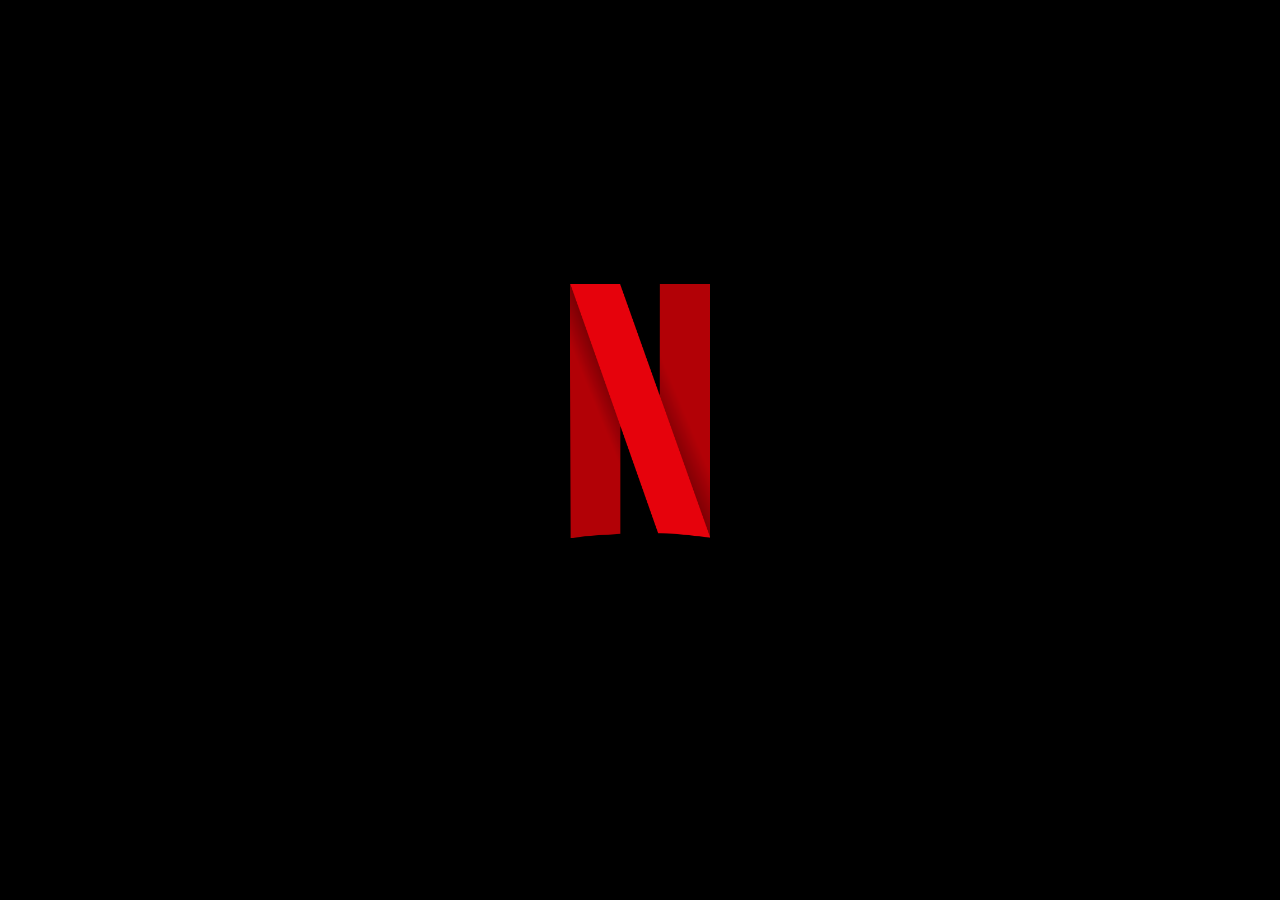
<file: index.html>
<!DOCTYPE html>
<html lang="en">
<head>
  <meta charset="UTF-8">
  <meta name="viewport" content="width=device-width, initial-scale=1.0">
  <title>Durban Invite 🎬</title>

  <link rel="stylesheet" href="styles.css">

  <!-- FONT -->
  <link href="https://fonts.googleapis.com/css2?family=Inter:wght@400;500;600&display=swap" rel="stylesheet">
</head>
<body>

<!-- 🎬 INTRO -->
<div id="intro">
  <img src="images/Netflix_2016_N_logo.svg.png" class="netflix-logo">
  <div class="loader"></div>
</div>

<!-- 🔊 SOUND -->
<audio id="introSound" src="images/netflix-sound.mp3" preload="auto"></audio>

<!-- 👤 PROFILES -->
<div id="profiles" class="screen active">
  <h1 class="title">Who's Watching?</h1>

  <div class="profile-container">
   <div class="profile" onclick="goToHome()">
      <img src="images/daniel.jpg">
      <p>Daniel</p>
    </div>

    <div class="profile" onclick="goToHome()">
      <img src="images/monique.jpg">
      <p>Monique</p>
    </div>

    <div class="profile" onclick="goToHome()">
      <img src="images/josh.jpg">
      <p>Josh</p>
    </div>

    <div class="profile" onclick="goToHome()">
      <img src="images/matthew.jpg">
      <p>Matthew</p>
    </div>

    <div class="profile" onclick="goToHome()">
      <img src="images/chantelle.jpg">
      <p>Chantelle</p>
    </div>
  </div>
</div>



<!-- 🎬 MODALS -->
<div id="show1" class="modal">
  <div class="modal-content">
    <span onclick="closeModal('show1')">&times;</span>
    <img src="images/bgr.jpg">
    <p>This was one of our best days together… imagine this in Durban 😭</p>
  </div>
</div>

<div id="show2" class="modal">
  <div class="modal-content">
    <span onclick="closeModal('show2')">&times;</span>
    <img src="images/escape-room.jpg">
    <p>We need more moments like this. Durban trip = solution.</p>
  </div>
</div>

<div id="show3" class="modal">
  <div class="modal-content">
    <span onclick="closeModal('show3')">&times;</span>
    <img src="images/halloween.JPG">
    <p>Be honest… you miss this too 👀</p>
  </div>
</div>

<div id="show4" class="modal">
  <div class="modal-content">
    <span onclick="closeModal('show4')">&times;</span>
    <img src="images/ai-ushaka.PNG">
    <p>This could literally be Durban… just saying 👀</p>
  </div>
</div>

<script src="script.js"></script>
</body>
</html>
</file>
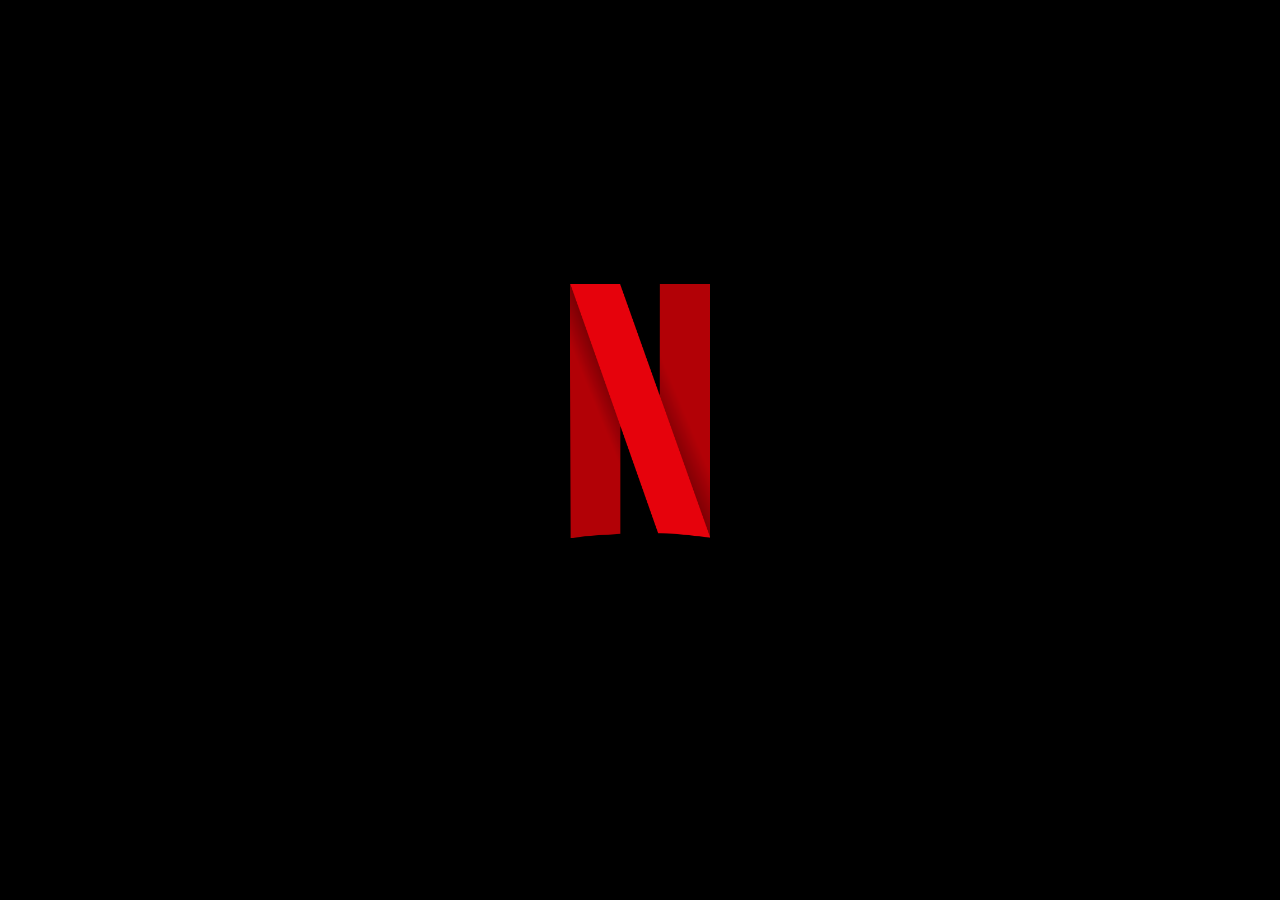
<file: home.html>
<!DOCTYPE html>
<html lang="en">

<head>
  <meta charset="UTF-8">
  <meta name="viewport" content="width=device-width, initial-scale=1.0">
  <title>Netflix Home</title>

  <link rel="stylesheet" href="styles.css">

  <link href="https://fonts.googleapis.com/css2?family=Inter:wght@400;500;600&display=swap" rel="stylesheet">
</head>

<body>

<script>
  if (!sessionStorage.getItem("visited")) {
    window.location.href = "index.html";
  }
</script>

<header class="navbar">
  <div class="nav-left">
    <img src="images/Netflix_2016_N_logo.svg.png" class="logo">

    <a href="https://tinyurl.com/2p9j6tzv"><span class="nav-item active">Home</span></a>
    <a href="https://www.fedhealth.co.za/articles/the-benefits-of-family-time/"><span class="nav-item">Memories</span></a>
    <a href="https://tinyurl.com/23bez9mk"><span class="nav-item">Durban 👀</span></a>
  </div>



  <div class="nav-right">
    <button onclick="goBack()" class="profile-btn">Change Profile</button>
  </div>
</header>

<!-- HERO -->
<div class="hero">
  <img src="images/margate.jpg" class="hero-img">

  <div class="hero-content">
    <h1>DURBAN 2026 😏</h1>
    <p>This could be us… but only if you say yes.</p>

    <div class="hero-buttons">
      <a href="https://www.flysafair.co.za/cheap-flights/durban" target="_blank">
        <button class="play-btn">▶ Play</button>
      </a>
      <a href="https://ushakamarine.com/" target="_blank">
        <button class="info-btn">More Info</button>
      </a>
    </div>
  </div>
</div>

<!-- ROWS -->
<section class="row">
  <h3>Don't 'Scare' us with a No</h3>
  <div class="row-posters">
    <img src="images/halloween.JPG" onclick="openShow('show3.html')">
  </div>
</section>

<section class="row">
  <h3>Time to 'escape' from the city </h3>
  <div class="row-posters">
    <img src="images/escape-room.jpg" onclick="openShow('show2.html')">
  </div>
</section>

<section class="row">
  <h3>You can 'eat' delicious lamb</h3>
  <div class="row-posters">
    <img src="images/bgr.jpg" onclick="openShow('show1.html')">
  </div>
</section>

<section class="row">
  <h3>'Ushaka' Awaits</h3>
  <div class="row-posters">
    <img src="images/ai-ushaka.PNG" onclick="openShow('show4.html')">
  </div>
</section>

<script src="script.js"></script>



  <script>
function goBack() {
  window.location.href = "index.html";
}
</script>

<script>
function openShow(page) {
  window.location.href = page;
}
</script>

</body>
</html>
</file>
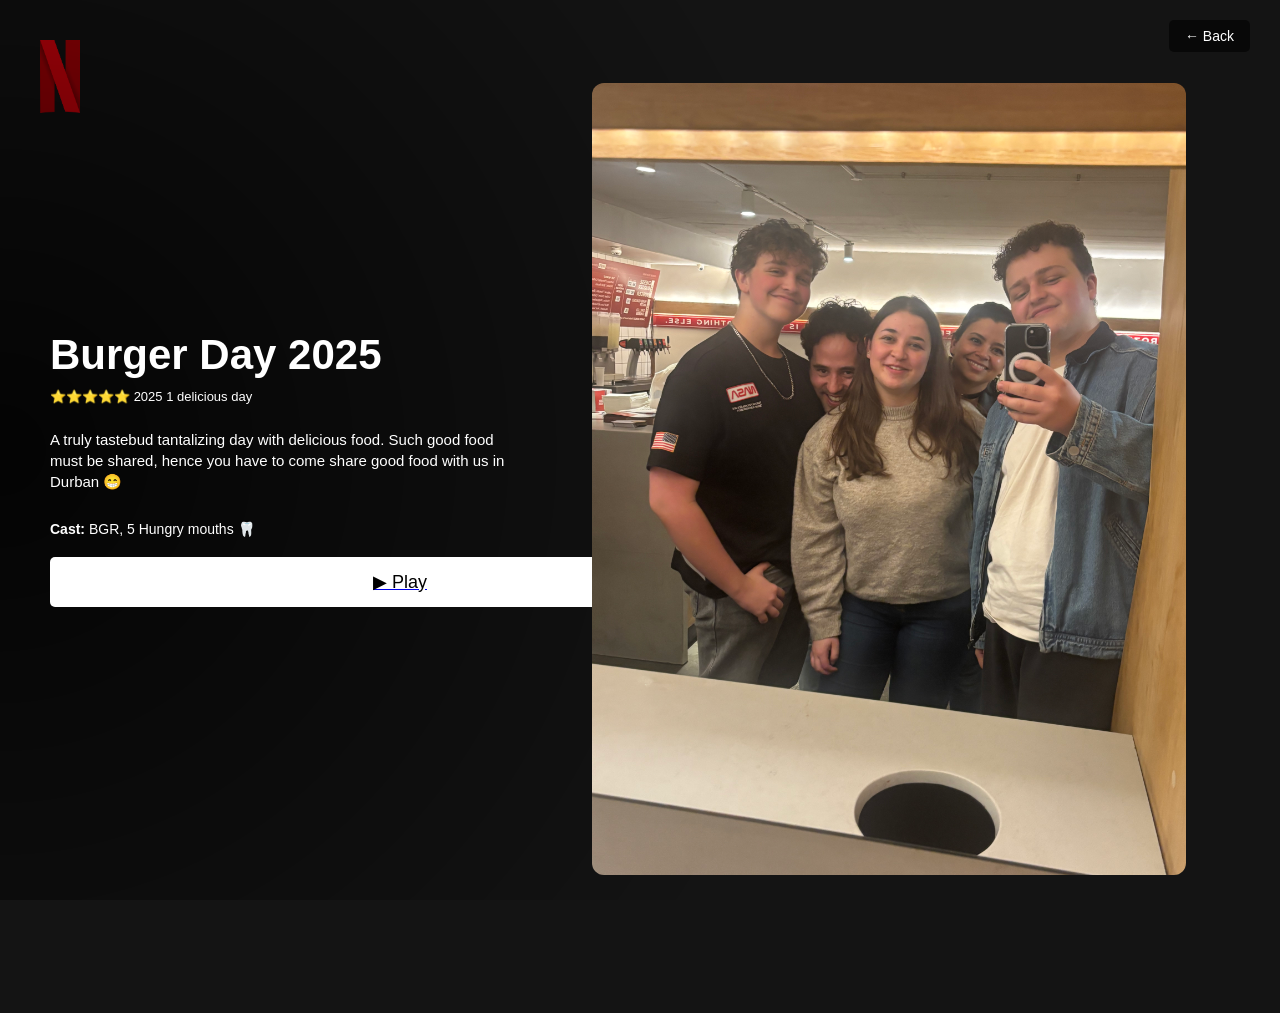
<file: show1.html>
<!DOCTYPE html>
<html lang="en">
<head>
  <meta charset="UTF-8">
  <meta name="viewport" content="width=device-width, initial-scale=1.0">
  <title>Memory</title>

  <link rel="stylesheet" href="styles.css">
</head>
<body class="show-page">

<header>
  <img src="images/Netflix_2016_N_logo.svg.png" class="logo">
<button onclick="goBack()" class="back-btn">← Back</button>
</header>

<div class="show-container">

  <!-- LEFT SIDE -->
  <div class="show-left">
    <h1>Burger Day 2025</h1>

    <div class="meta">
      <span class="stars">⭐⭐⭐⭐⭐</span>
      <span>2025</span>
      <span>1 delicious day</span>
    </div>

    <p class="description">
       A truly tastebud tantalizing day with delicious food. Such good food must be shared, hence you have to come share good food with us in Durban 😁
    </p>

    <p class="cast">
      <strong>Cast:</strong>  BGR, 5 Hungry mouths 🦷
    </p>

        <a href="https://partiful.com/e/yw6TXh3mu2yEcCGX2OsX?c=wI7CSUOC" target="_blank">
  <button class="play-btn">▶ Play</button>
</a>

    <div id="popup" class="popup">
  <div class="popup-content">
    <p>Come to Durban to unlock more memories 😌</p>
    <button onclick="closePopup()">Close</button>
  </div>
</div>
  </div>

  <!-- RIGHT SIDE -->
  <div class="show-right">
    <img src="images/bgr.jpg" class="show-img">

  
  </div>

</div>

<script>
function goBack() {
  window.location.href = "home.html";
}

function playMessage() {
  document.getElementById("popup").style.display = "flex";
}

function closePopup() {
  document.getElementById("popup").style.display = "none";
}
</script>

</body>
</html>
</file>
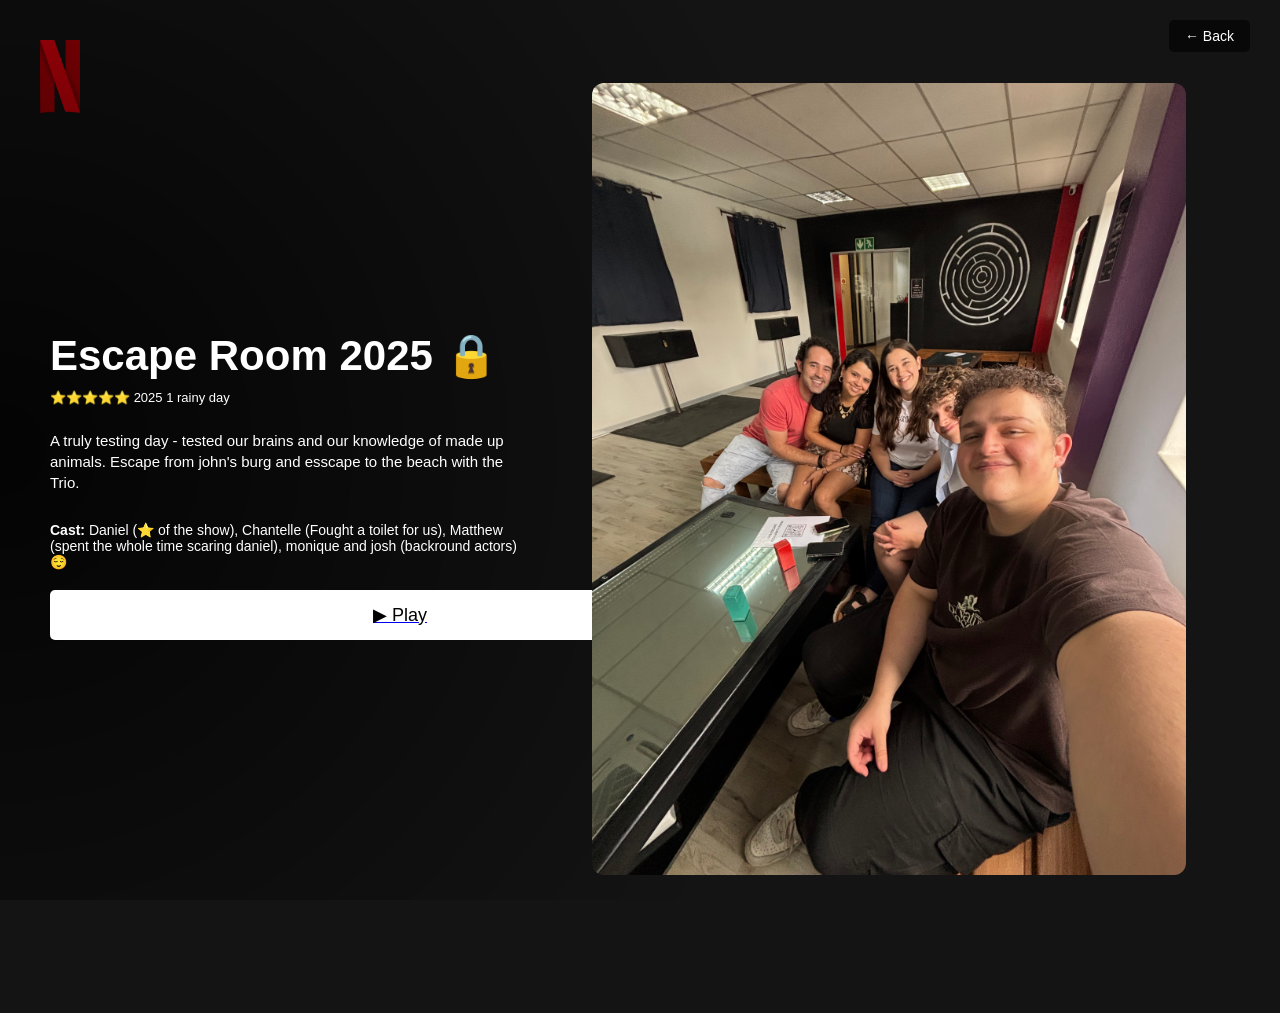
<file: show2.html>
<!DOCTYPE html>
<html lang="en">
<head>
  <meta charset="UTF-8">
  <meta name="viewport" content="width=device-width, initial-scale=1.0">
  <title>Memory</title>

  <link rel="stylesheet" href="styles.css">
</head>
<body class="show-page">

<header>
  <img src="images/Netflix_2016_N_logo.svg.png" class="logo">
  <button onclick="goBack()" class="back-btn">← Back</button>
</header>

<div class="show-container">

  <!-- LEFT SIDE -->
  <div class="show-left">
    <h1>Escape Room 2025 🔒</h1>

    <div class="meta">
      <span class="stars">⭐⭐⭐⭐⭐</span>
      <span>2025</span>
      <span>1 rainy day</span>
    </div>

    <p class="description">
      A truly testing day - tested our brains and our knowledge of made up animals. Escape from john's burg and esscape to the beach with the Trio. 
    </p>

    <p class="cast">
      <strong>Cast:</strong> Daniel (⭐ of the show), Chantelle (Fought a toilet for us), Matthew (spent the whole time scaring daniel), monique and josh (backround actors) 😌
    </p>

       <a href="https://partiful.com/e/yw6TXh3mu2yEcCGX2OsX?c=wI7CSUOC" target="_blank">
  <button class="play-btn">▶ Play</button>
</a>

    <p id="lockedMessage" class="locked"></p>
  </div>

  <!-- RIGHT SIDE -->
  <div class="show-right">
    <img src="images/escape-room.jpg" class="show-img">

    
  </div>

</div>

<script>
function goBack() {
  window.location.href = "home.html";
}

function playMessage() {
  document.getElementById("lockedMessage").innerText =
    "Come to Durban to unlock more memories 😉";
}
</script>

</body>
</html>
</file>
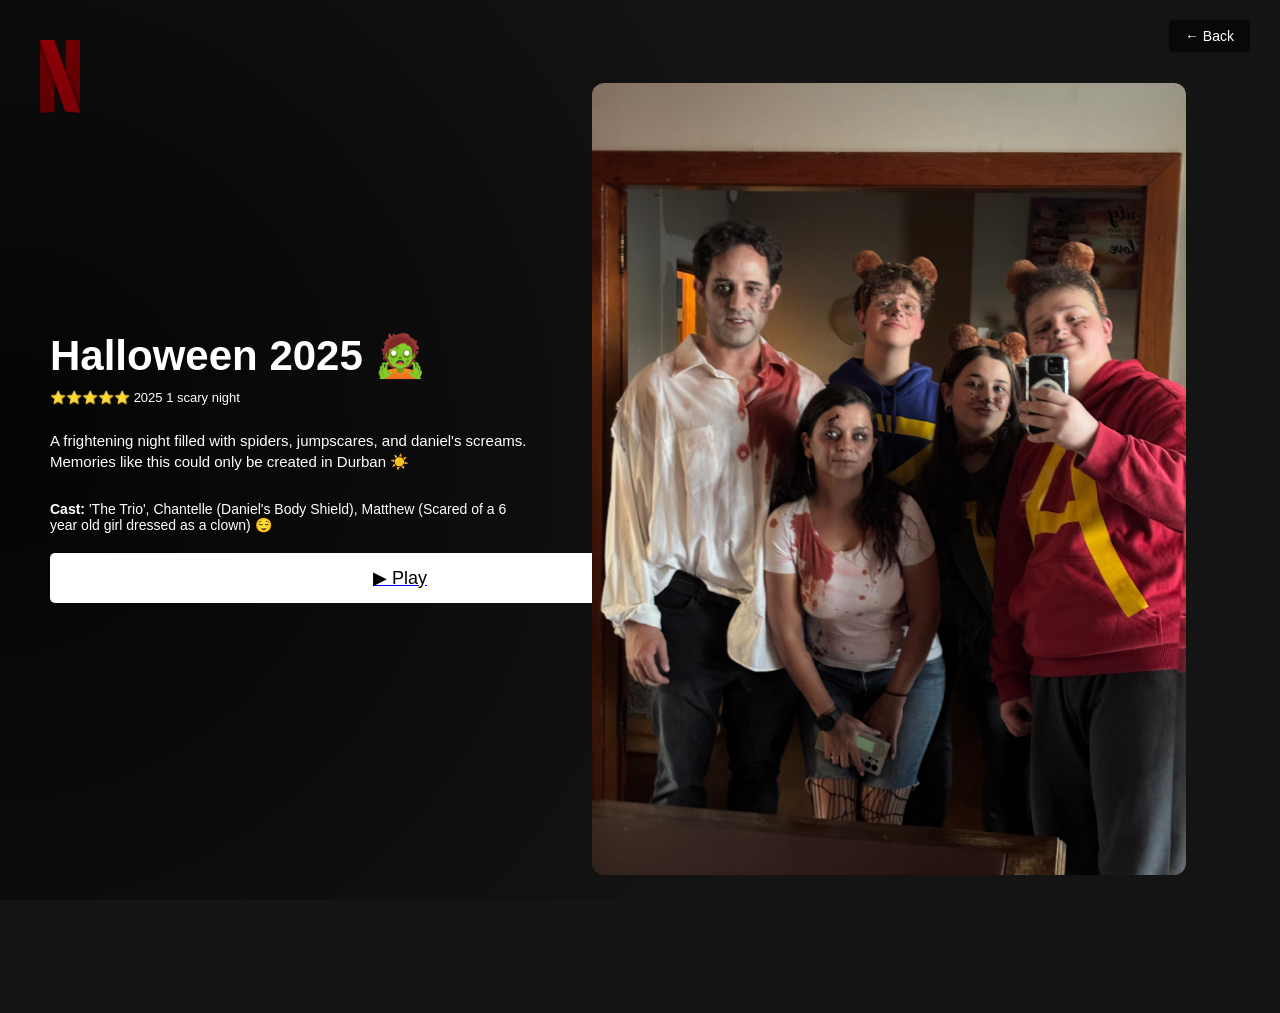
<file: show3.html>
<!DOCTYPE html>
<html lang="en">
<head>
  <meta charset="UTF-8">
  <meta name="viewport" content="width=device-width, initial-scale=1.0">
  <title>Memory</title>

  <link rel="stylesheet" href="styles.css">
</head>
<body class="show-page">

<header>
  <img src="images/Netflix_2016_N_logo.svg.png" class="logo">
  <button onclick="goBack()" class="back-btn">← Back</button>
</header>

<div class="show-container">

  <!-- LEFT SIDE -->
  <div class="show-left">
    <h1>Halloween 2025 🧟</h1>

    <div class="meta">
      <span class="stars">⭐⭐⭐⭐⭐</span>
      <span>2025</span>
      <span>1 scary night</span>
    </div>

    <p class="description">
      A frightening night filled with spiders, jumpscares, and daniel's screams. Memories like this could only be created in Durban ☀️
    </p>

    <p class="cast">
      <strong>Cast:</strong> 'The Trio', Chantelle (Daniel's Body Shield), Matthew (Scared of a 6 year old girl dressed as a clown) 😌
    </p>

    <a href="https://partiful.com/e/yw6TXh3mu2yEcCGX2OsX?c=wI7CSUOC" target="_blank">
  <button class="play-btn">▶ Play</button>
</a>

    <p id="lockedMessage" class="locked"></p>
  </div>

  <!-- RIGHT SIDE -->
  <div class="show-right">
    <img src="images/halloween.JPG" class="show-img">

    
  </div>

</div>

<script>
function goBack() {
  window.location.href = "home.html";
}

function playMessage() {
  document.getElementById("lockedMessage").innerText =
    "Come to Durban to unlock more memories 😉";
}
</script>

</body>
</html>
</file>
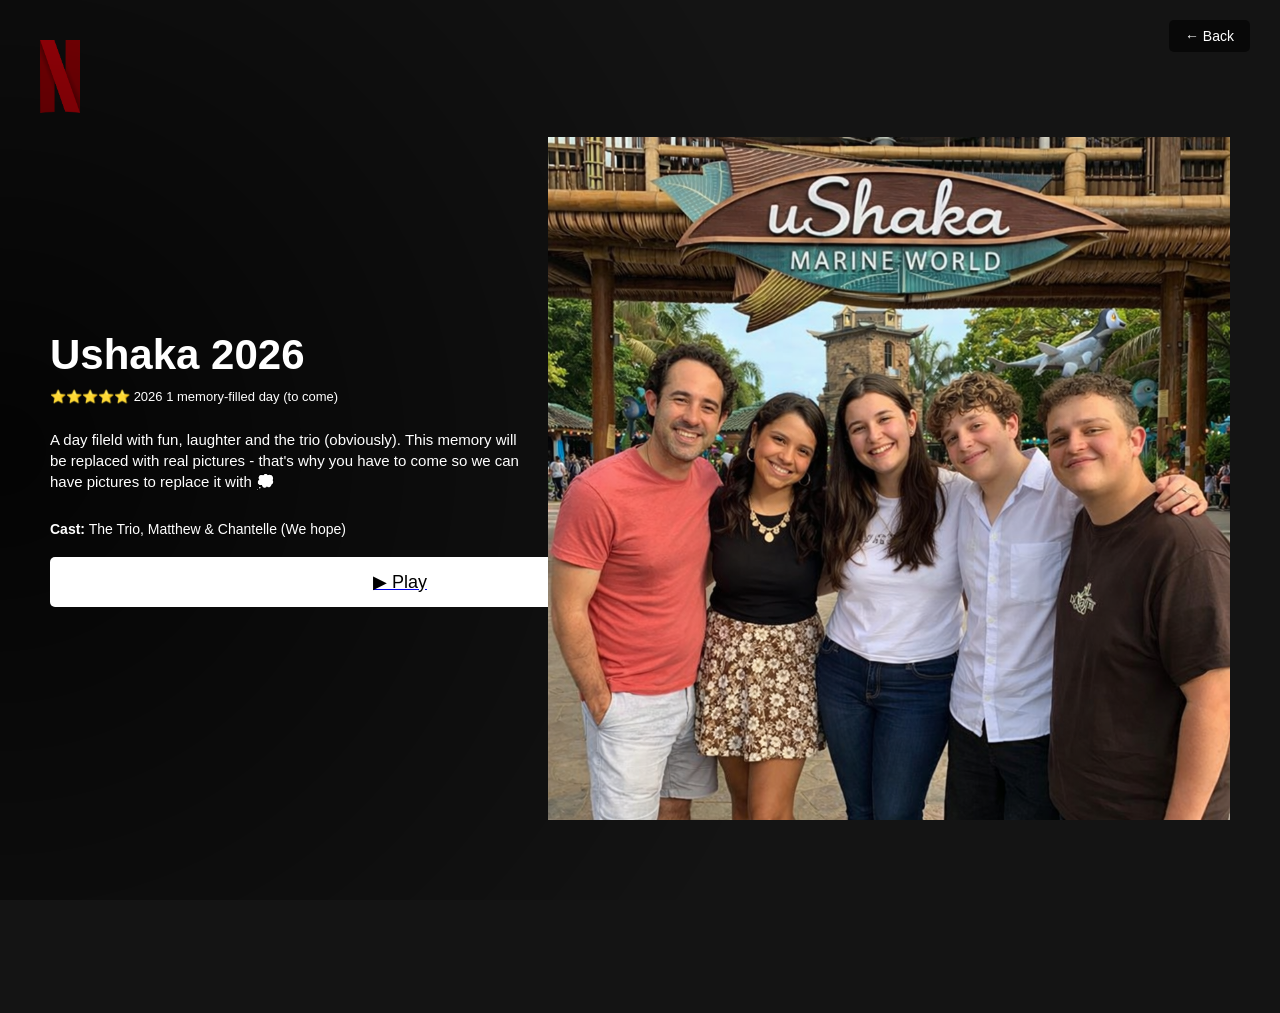
<file: show4.html>
<!DOCTYPE html>
<html lang="en">
<head>
  <meta charset="UTF-8">
  <meta name="viewport" content="width=device-width, initial-scale=1.0">
  <title>Memory</title>

  <link rel="stylesheet" href="styles.css">
</head>
<body class="show-page">

<header>
  <img src="images/Netflix_2016_N_logo.svg.png" class="logo">
  <button onclick="goBack()" class="back-btn">← Back</button>
</header>

<div class="show-container">

  <!-- LEFT SIDE -->
  <div class="show-left">
    <h1>Ushaka 2026</h1>

    <div class="meta">
      <span class="stars">⭐⭐⭐⭐⭐</span>
      <span>2026</span>
      <span>1 memory-filled day (to come)</span>
    </div>

    <p class="description">
      A day fileld with fun, laughter and the trio (obviously). This memory will be replaced with real pictures - that's why you have to come so we can have pictures to replace it with 💭
    </p>

    <p class="cast">
      <strong>Cast:</strong> The Trio, Matthew & Chantelle (We hope)
    </p>

     <a href="https://partiful.com/e/yw6TXh3mu2yEcCGX2OsX?c=wI7CSUOC" target="_blank">
  <button class="play-btn">▶ Play</button>
</a>

    <p id="lockedMessage" class="locked"></p>
  </div>

  <!-- RIGHT SIDE -->
  <div class="show-right">
    <img src="images/ai-ushaka.PNG" class="show-img">


  </div>

</div>

<script>
function goBack() {
  window.location.href = "home.html";
}

function playMessage() {
  document.getElementById("lockedMessage").innerText =
    "Come to Durban to unlock more memories 😉";
}
</script>

</body>
</html>
</file>
<file: styles.css>
body {
  margin: 0;
   font-family: 'Inter', sans-serif;
  background-color: #141414;
  color: white;
}

/* INTRO */
#intro {
  position: fixed;
  width: 100%;
  height: 100%;
  background: black;
  display: flex;
  flex-direction: column;
  align-items: center;
  justify-content: center;
  gap: 30px;
  z-index: 2000;
  transition: opacity 0.6s ease;
}

/* LOGO */
.netflix-logo {
  width: 140px;
  opacity: 0;
  animation: fadeIn 1s ease forwards;
}

/* LOADER */
.loader {
  width: 40px;
  height: 40px;
  border: 4px solid rgba(229, 9, 20, 0.2);
  border-top: 4px solid #e50914;
  border-radius: 50%;
  animation: spin 1s linear infinite;
  opacity: 0;
}

/* ANIMATIONS */
@keyframes fadeIn {
  to { opacity: 1; }
}

@keyframes spin {
  to { transform: rotate(360deg); }
}

/* SCREENS */
.screen {
  display: none;
  padding: 20px;
  text-align: center;
}

#profiles {
  display: flex;
  flex-direction: column;
  align-items: center;
  justify-content: center;
  height: 100vh;
  padding: 0;
}

.screen.active {
  display: block;
}

/* TITLE */
.title {
  font-size: 64px;
  font-weight: 500;
  margin-bottom: 60px;
  letter-spacing: 1.5px;
}

/* PROFILES */
.profile-container {
  display: flex;
  justify-content: center;
  align-items: center;
  gap: 60px;
  flex-wrap: wrap;
}

.profile {
  text-align: center;
  cursor: pointer;
  transition: transform 0.3s ease;
}

/* NAME */
.profile p {
  margin-top: 14px;
  font-size: 20px;
  color: #aaa;
  transition: color 0.3s ease;
}

/* IMAGE */
.profile img {
  width: 160px;
  height: 160px;
  border-radius: 10px;
  object-fit: cover;
  transition: transform 0.3s ease, border 0.3s ease, box-shadow 0.3s ease;
  box-shadow: 0 0 0 transparent;
}

.profile:hover img {
  transform: scale(1.2);  /* stronger zoom */
  border: 3px solid white;
  box-shadow: 0 15px 35px rgba(0,0,0,0.6);
}

.profile:hover p {
  color: white;
}

/* OPTIONAL: slight lift */
.profile:hover {
  transform: translateY(-5px);
}

/* HEADER */
header {
  display: flex;
  justify-content: space-between;
  align-items: center;
}

header h2 {
  color: #e50914;
}

.back-btn {
  position: absolute;
  top: 20px;
  right: 30px;

  background: rgba(0,0,0,0.6);
  border: none;
  color: white;
  padding: 8px 16px;
  border-radius: 5px;
  cursor: pointer;
  font-size: 14px;
  transition: 0.3s;
}

.back-btn:hover {
  background: white;
  color: black;
}

/* BANNER */
.banner {
  position: relative;
  margin-top: 20px;
}

.banner img {
  width: 100%;
  border-radius: 10px;
}

.banner-text {
  position: absolute;
  bottom: 20px;
  left: 20px;
}

.banner-text h1 {
  font-size: 32px;
}

.banner-text p {
  font-size: 14px;
  color: #ddd;
}

/* ROW */
.row {
  margin-top: 40px;
}

.row h3 {
  padding-left: 40px;
  margin-bottom: 10px;
}

.row-posters {
  display: flex;
  overflow-x: auto;
  gap: 12px;
  padding: 10px;
}

.row-posters img {
  width: 140px;
  border-radius: 6px;
  cursor: pointer;
  transition: 0.3s;
}

.row-posters img:hover {
  transform: scale(1.08);
}

/* MODAL */
.modal {
  display: none;
  position: fixed;
  top: 0;
  width: 100%;
  height: 100%;
  background: rgba(0,0,0,0.85);
}

.modal-content {
  margin: 60px auto;
  width: 90%;
  max-width: 400px;
  background: #181818;
  padding: 15px;
  border-radius: 10px;
}
.profile img {
  box-shadow: 0 0 0 transparent;
}

.profile:hover img {
  box-shadow: 0 10px 25px rgba(0,0,0,0.5);
}
.logo {
  width: 40px;
}

header {
  display: flex;
  justify-content: space-between;
  align-items: center;
  padding: 20px;
}

.show-page {
  padding: 20px;
}

.show-img {
  height: 88vh;
  width: auto;           /* 🔥 key change */
  max-width: 100%;       /* prevents overflow */
  object-fit: contain;   /* 🔥 keeps full image */
  border-radius: 12px;
  transform: translateY(-80px); /* adjust: -20px to -50px if needed */  
}

.show-text {
  margin-top: 20px;
}

.show-text h1 {
  font-size: 28px;
}

.show-text p {
  color: #ccc;
}

/* CONTAINER */
.show-container {
  display: flex;
  align-items: flex-start;
  justify-content: space-between;

  height: calc(100vh - 40px); /* 🔥 key fix */
  padding: 10px 30px;
  gap: 20px;

  box-sizing: border-box;
}


/* LEFT SIDE */
.show-left {
  flex: 0.7;
  display: flex;
  flex-direction: column;
  justify-content: center;   /* ✅ CENTER TEXT */
  padding-top: 0;            /* remove offset */
   transform: translateY(160px); /* adjust: 10–30px */ 
}
.show-left h1 {
  font-size: 42px;
  font-weight: 600;
  margin-bottom: 10px;
}

.show-right {
  flex: 2.3;   /* MUCH bigger image space */
  display: flex;
   align-items: flex-start;   /* was center */
  padding-top: 20px;         /* small controlled push */
  justify-content: center;
}
.meta {
  margin-bottom: 10px;
  font-size: 13px;
}

.description {
  font-size: 15px;
  line-height: 1.4;
  margin-bottom: 15px;
}

.cast {
  margin-bottom: 20px;
  font-size: 14px;
}

/* PLAY BUTTON */
.play-btn {
  background: white;
  color: black;
  border: none;
  padding: 14px 30px;
  font-size: 18px;
  border-radius: 5px;
  cursor: pointer;
  transition: 0.3s;
}

.play-btn:hover {
  background: #ddd;
  transform: scale(1.05);
}

/* LOCKED MESSAGE */
.locked {
  margin-top: 15px;
  color: #e50914;
  font-weight: bold;
}

/* RIGHT SIDE */
.show-right {
  flex: 1;
  position: relative;
}

/* PLAY OVERLAY */
.play-overlay {
  position: absolute;
  top: 50%;
  left: 50%;
  transform: translate(-50%, -50%);
  font-size: 60px;
  color: white;
  opacity: 0.8;
}   
/* POPUP BACKGROUND */
.popup {
  display: none;
  position: fixed;
  top: 0;
  left: 0;
  width: 100%;
  height: 100%;
  background: rgba(0,0,0,0.7);
  justify-content: center;
  align-items: center;
  z-index: 3000;
}

/* POPUP BOX */
.popup-content {
  background: #181818;
  padding: 30px;
  border-radius: 10px;
  text-align: center;
  max-width: 300px;
  
}

/* TEXT */
.popup-content p {
  margin-bottom: 20px;
  font-size: 18px;
}

/* BUTTON */
.popup-content button {
  background: white;
  color: black;
  border: none;
  padding: 10px 20px;
  border-radius: 5px;
  cursor: pointer;
}

.popup-content button:hover {
  background: #ddd;
}
.navbar {
  position: fixed;
  top: 0;
  width: 100%;
  padding: 15px 20px; /* less side padding */
  display: flex;
  justify-content: space-between;
  align-items: center;

  background: linear-gradient(to bottom, rgba(0,0,0,0.7), transparent);
  z-index: 1000;
  box-sizing: border-box; /* prevents cutoff */
}

.nav-right {
  margin-right: 10px;
}

.nav-left {
  display: flex;
  align-items: center;
  gap: 20px;
}

.nav-item {
  color: #ccc;
  cursor: pointer;
  font-size: 14px;
}

.nav-item.active {
  color: white;
}

.nav-item:hover {
  color: white;
}
.hero {
  position: relative;
  height: 70vh;
  overflow: hidden;
  margin-top: 50px;
}

.hero-img {
  width: 100%;
  height: 100%;
  object-fit: cover;
}

.hero::before {
  content: "";
  position: absolute;
  top: 0;
  width: 100%;
  height: 150px;
  background: linear-gradient(to bottom, rgba(0,0,0,0.8), transparent);
}

.hero::after {
  content: "";
  position: absolute;
  bottom: 0;
  width: 100%;
  height: 200px;
  background: linear-gradient(to top, #141414, transparent);
}

.hero-content {
  position: absolute;
  bottom: 80px;
  left: 40px;
}

.hero-content h1 {
  font-size: 48px;
}

.hero-buttons {
  margin-top: 15px;
}

.info-btn {
  background: rgba(255,255,255,0.2);
  color: white;
  border: none;
  padding: 10px 20px;
  margin-left: 10px;
  border-radius: 5px;
  cursor: pointer;
  transition: 0.3s;
}

.info-btn:hover {
  background: rgba(255,255,255,0.4);
  transform: scale(1.05);
}

.play-btn,
.info-btn {
  transition: all 0.25s ease;
}

/* FIX NAVBAR OVERLAP */
.hero {
  margin-top: 70px;
}

/* HIDE SCROLLBAR (NETFLIX STYLE) */
.row-posters::-webkit-scrollbar {
  display: none;
}

/* PREVENT SIDE SCROLL */
body {
  overflow-x: hidden;
}

.show-page {
  overflow: hidden;
}

/* BETTER HOVER EFFECT */
.row-posters img:hover {
  transform: scale(1.2);
  z-index: 2;
}
body::before {
  content: "";
  position: fixed;
  top: 0;
  left: 0;
  width: 100%;
  height: 100%;
  background: radial-gradient(circle at left, rgba(0,0,0,0.8), transparent 60%);
  pointer-events: none;
  z-index: 0;
}
.show-container {
  position: relative;
  z-index: 1;
}

.profile-btn {
  background: rgba(255,255,255,0.15);
  border: 1px solid rgba(255,255,255,0.4);
  color: white;
  padding: 6px 14px;
  border-radius: 5px;
  font-size: 13px;
  cursor: pointer;
  transition: 0.3s;
   white-space: nowrap;
}

.profile-btn:hover {
  background: white;
  color: black;
}
.row-posters {
  display: flex;
  gap: 15px;
  padding: 10px 0 10px 40px; /* ONLY left padding */
} 

.row-posters img {
  width: 180px;
  height: 250px;
  object-fit: cover;
  border-radius: 6px;
  transition: transform 0.3s ease;
}
.row-posters img:hover {
  transform: scale(1.2);
  z-index: 5;
}
.hero-content {
  position: absolute;
  bottom: 80px;
  left: 40px;
  max-width: 500px;
}

.hero-content p {
  margin-top: 10px;
  color: #ddd;
}
.show-page .play-btn {
  width: 400%;
  max-width: 700px;
  display: block;
}
.hero .play-btn {
  width: auto;     /* back to normal */
  max-width: none;
  display: inline-block;
}

/* 📱 MOBILE FIXES (DO NOT TOUCH DESKTOP) */
@media (max-width: 768px) {

  /* allow scrolling properly */
  .show-page {
    overflow-x: hidden;
    overflow-y: auto;   
  }

  /* fix navbar stacking */
  .navbar {
    flex-direction: column;
    align-items: flex-start;
  }

  /* fix hero text size */
  .hero-content h1 {
    font-size: 32px;
  }

  /* tighten profiles spacing */
  .profile-container {
    gap: 25px;
  }

  .profile img {
    width: 120px;
    height: 120px;
  }

  /* smaller row posters */
  .row-posters img {
    width: 120px;
    height: 180px;
  }

  /* stack show layout */
  .show-container {
    flex-direction: column;
    align-items: center;
    padding: 20px;

        height: auto !important; /* 🔥 THIS FIXES SCROLL */
  }

  /* remove desktop offset ONLY on phone */
  .show-left {
    transform: none;
    text-align: center;
  }

  /* spacing between text + image */
  .show-right {
    margin-top: 20px;
  }

  /* fix image sizing */
  .show-img {
    width: 80%;
    height: auto;
    max-height: 400px;
    transform: none;
  }

  /* fix big play button on mobile */
  .show-page .play-btn {
    width: 80%;
    max-width: 300px;
  }

}
</file>
